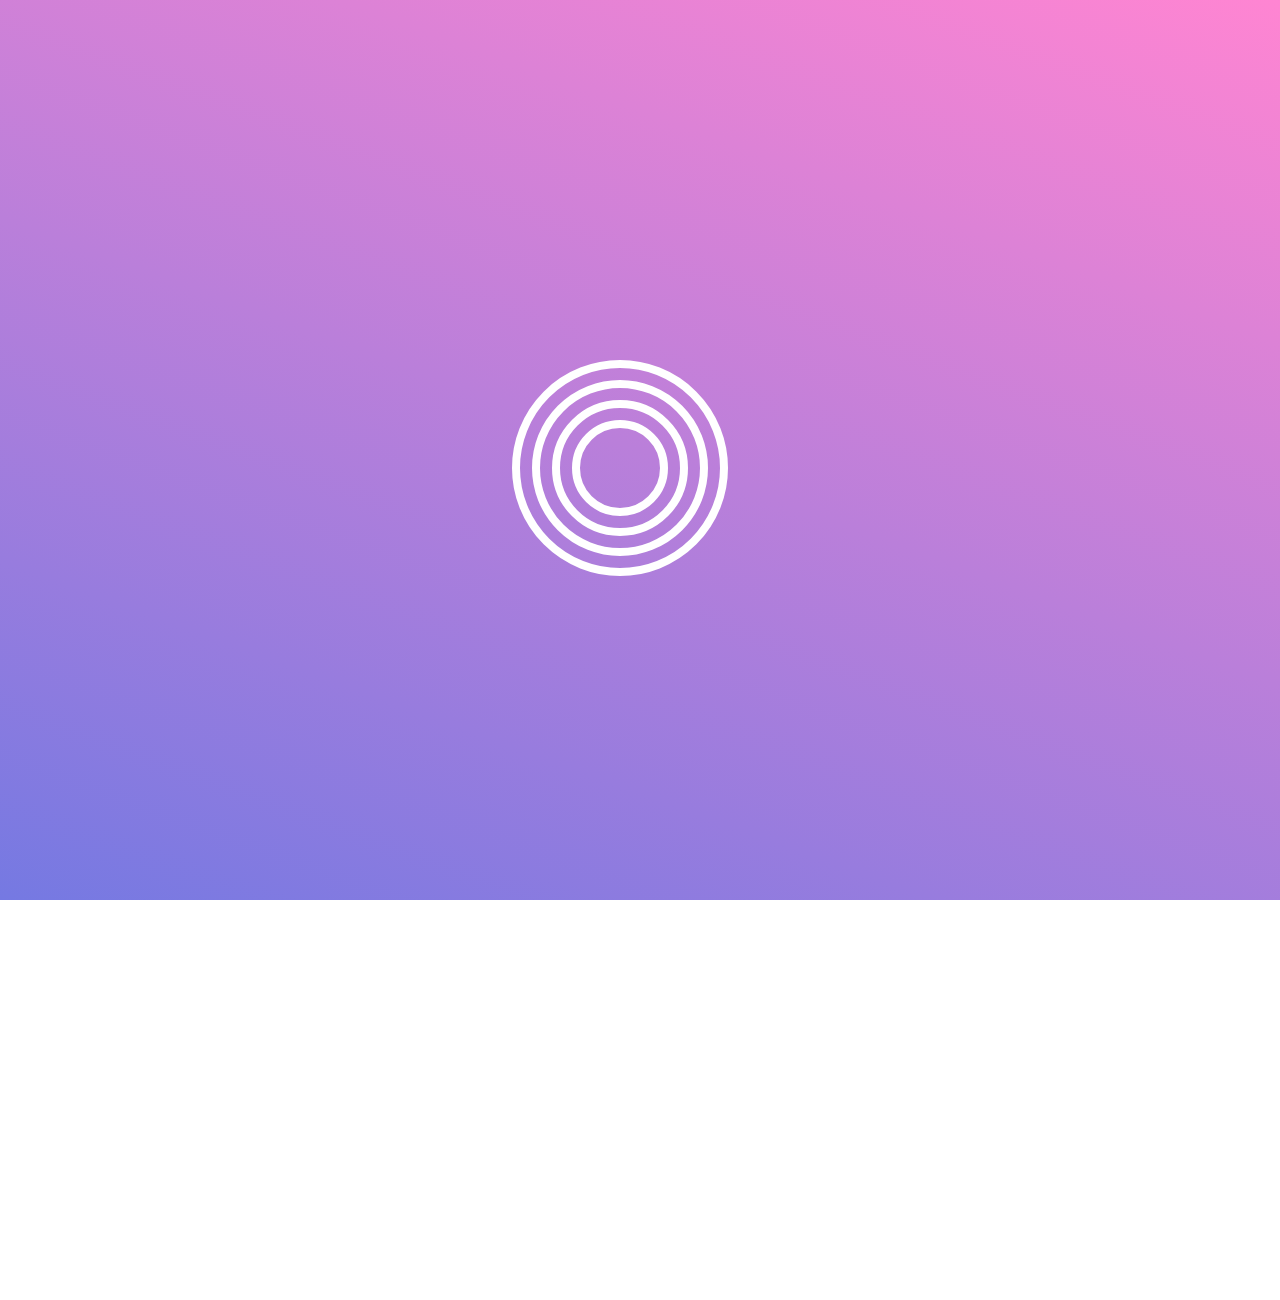
<file: index.html>
<!DOCTYPE html>
    <html lang="en">
    <head>
        <meta charset="UTF-8">
        <meta name="viewport" content="width=device-width, initial-scale=1.0">
        <title>Document</title>
        <link rel="stylesheet" href="css/main.css">
    </head>
    <body>
        
<div class="loader">
    <div class="loader-block">
        <div class="loader-item"></div>
        <div class="loader-item"></div>
        <div class="loader-item"></div>
        <div class="loader-item"></div>
    </div>
</div>

<div class="wrap">
    <h1>Hello world!</h1>
    <div class="row">
        <div class="col">
            <div class="sana">
                1
            </div>
            <div class="text-sana">
                <p>1-yanvar 2024-yil</p>
            </div>
        </div>
        <div class="col">
            <div class="sana">
                2
            </div>
            <div class="text-sana">
                <p>2-yanvar 2024-yil</p>
            </div>
        </div>
        <div class="col">
            <div class="sana">
                3
            </div>
            <div class="text-sana">
                <p>3-yanvar 2024-yil</p>
            </div>
        </div>
    </div>
</div>

    </body>
    </html>
</file>
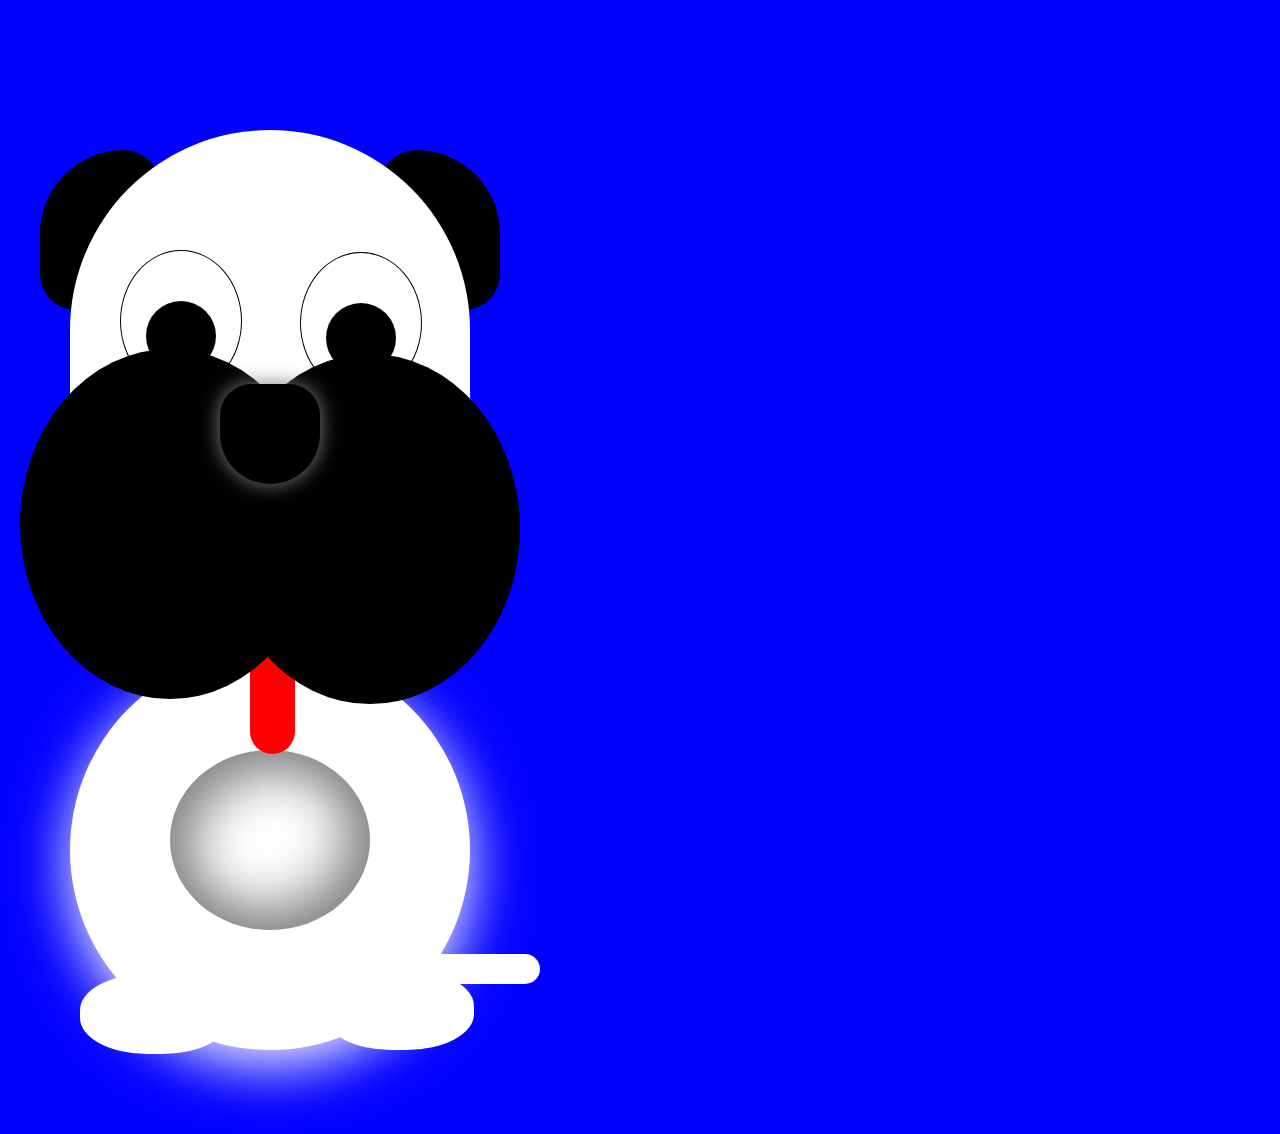
<file: index6.html>
<!DOCTYPE html>
<html lang="en">
<head>
    <meta charset="UTF-8">
    <meta name="viewport" content="width=device-width, initial-scale=1.0">
    <title>Document</title>
    <link rel="stylesheet" href="css/main6.css">
</head>
<body>

<div class="wrap">
    <div class="w">
        <div class="qulogi2"></div>
        <div class="qulogi1"></div>
    </div>
    <div class="beti">
        <div class="a4">
            <div class="w1"></div>
        </div>
        <div class="a5">
            <div class="w1"></div>
        </div>
        <div class="kozinitagi"></div>
        <div class="q">
            <div class="labi"></div>
            <div class="labi2"></div>
        </div>
        <div class="tili"></div>
    </div>
    <div class="a">
        
    </div>
<div class="tanasi">
    <div class="juni"></div>
</div>
<div class="oyogi"></div>
<div class="oyogi-2"></div>
<div class="dum"></div>
<div class="burun"></div>
</div>


</body>
</html>
</file>
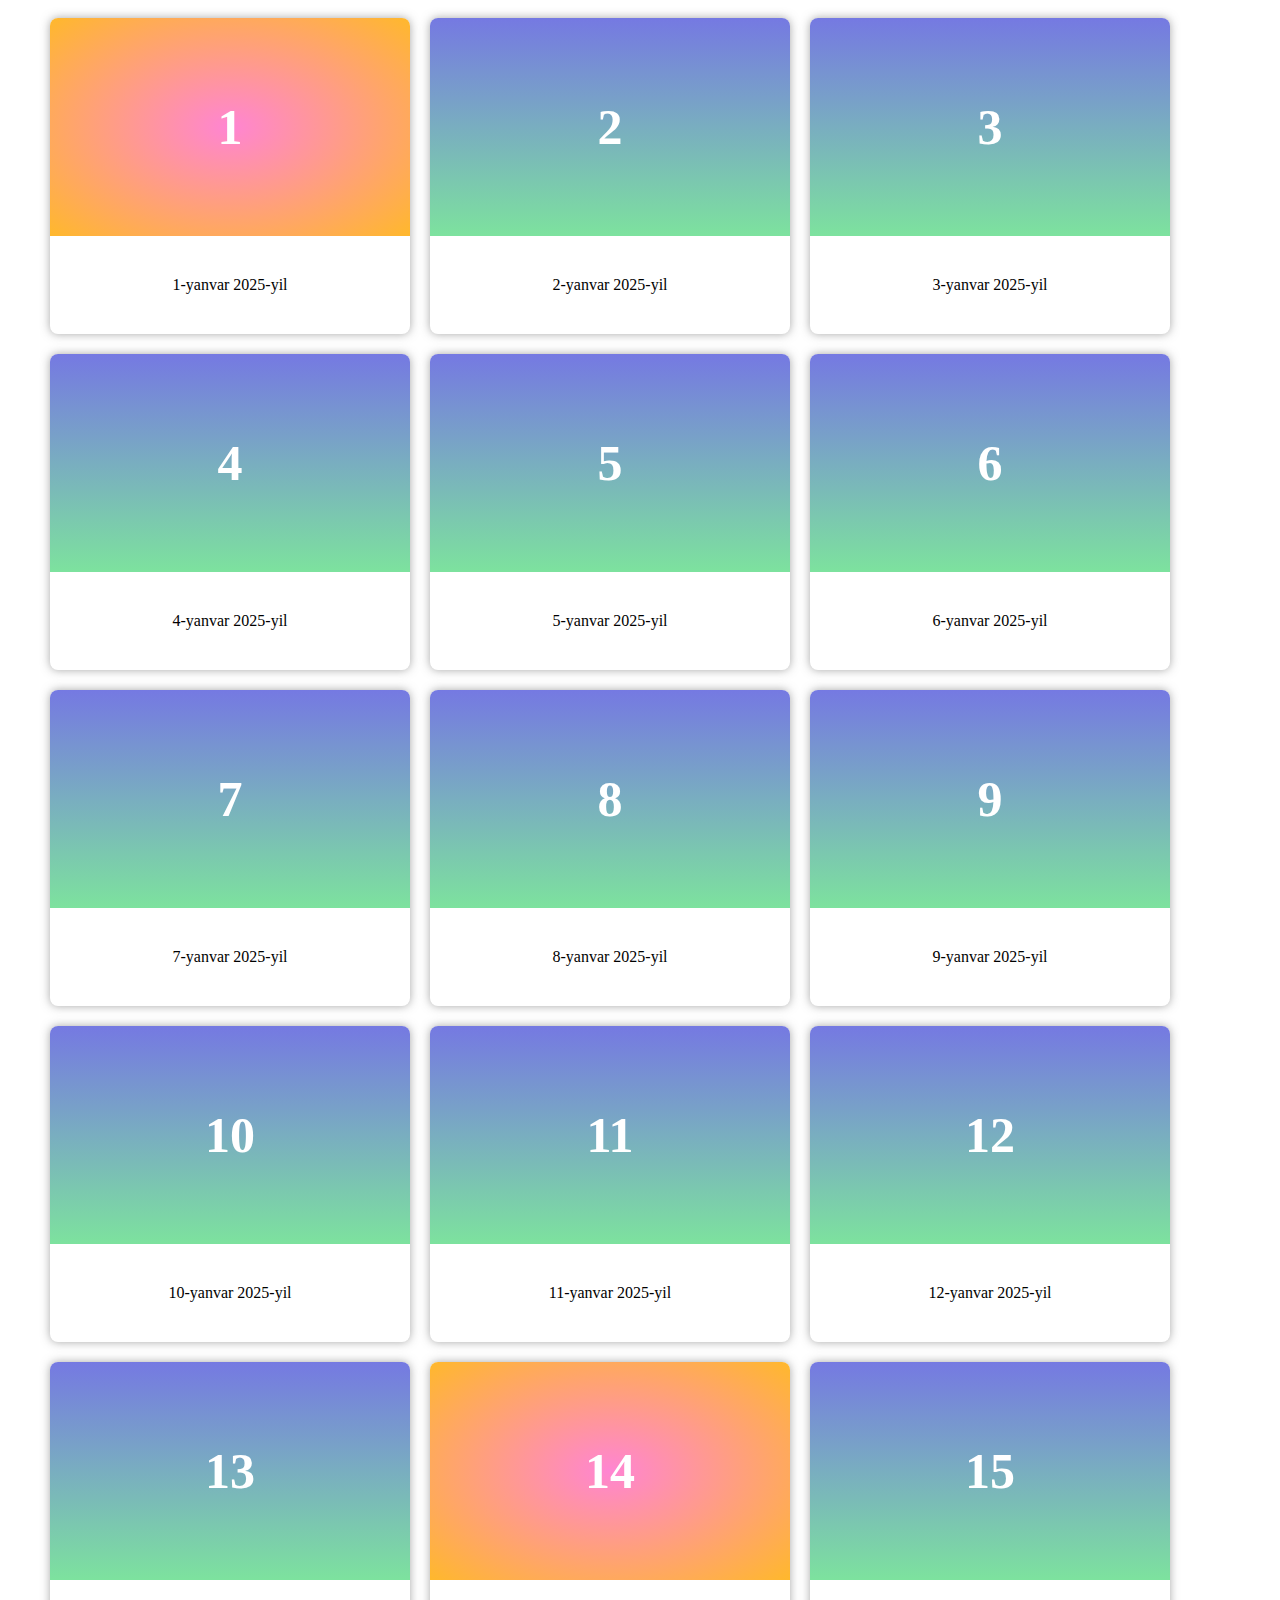
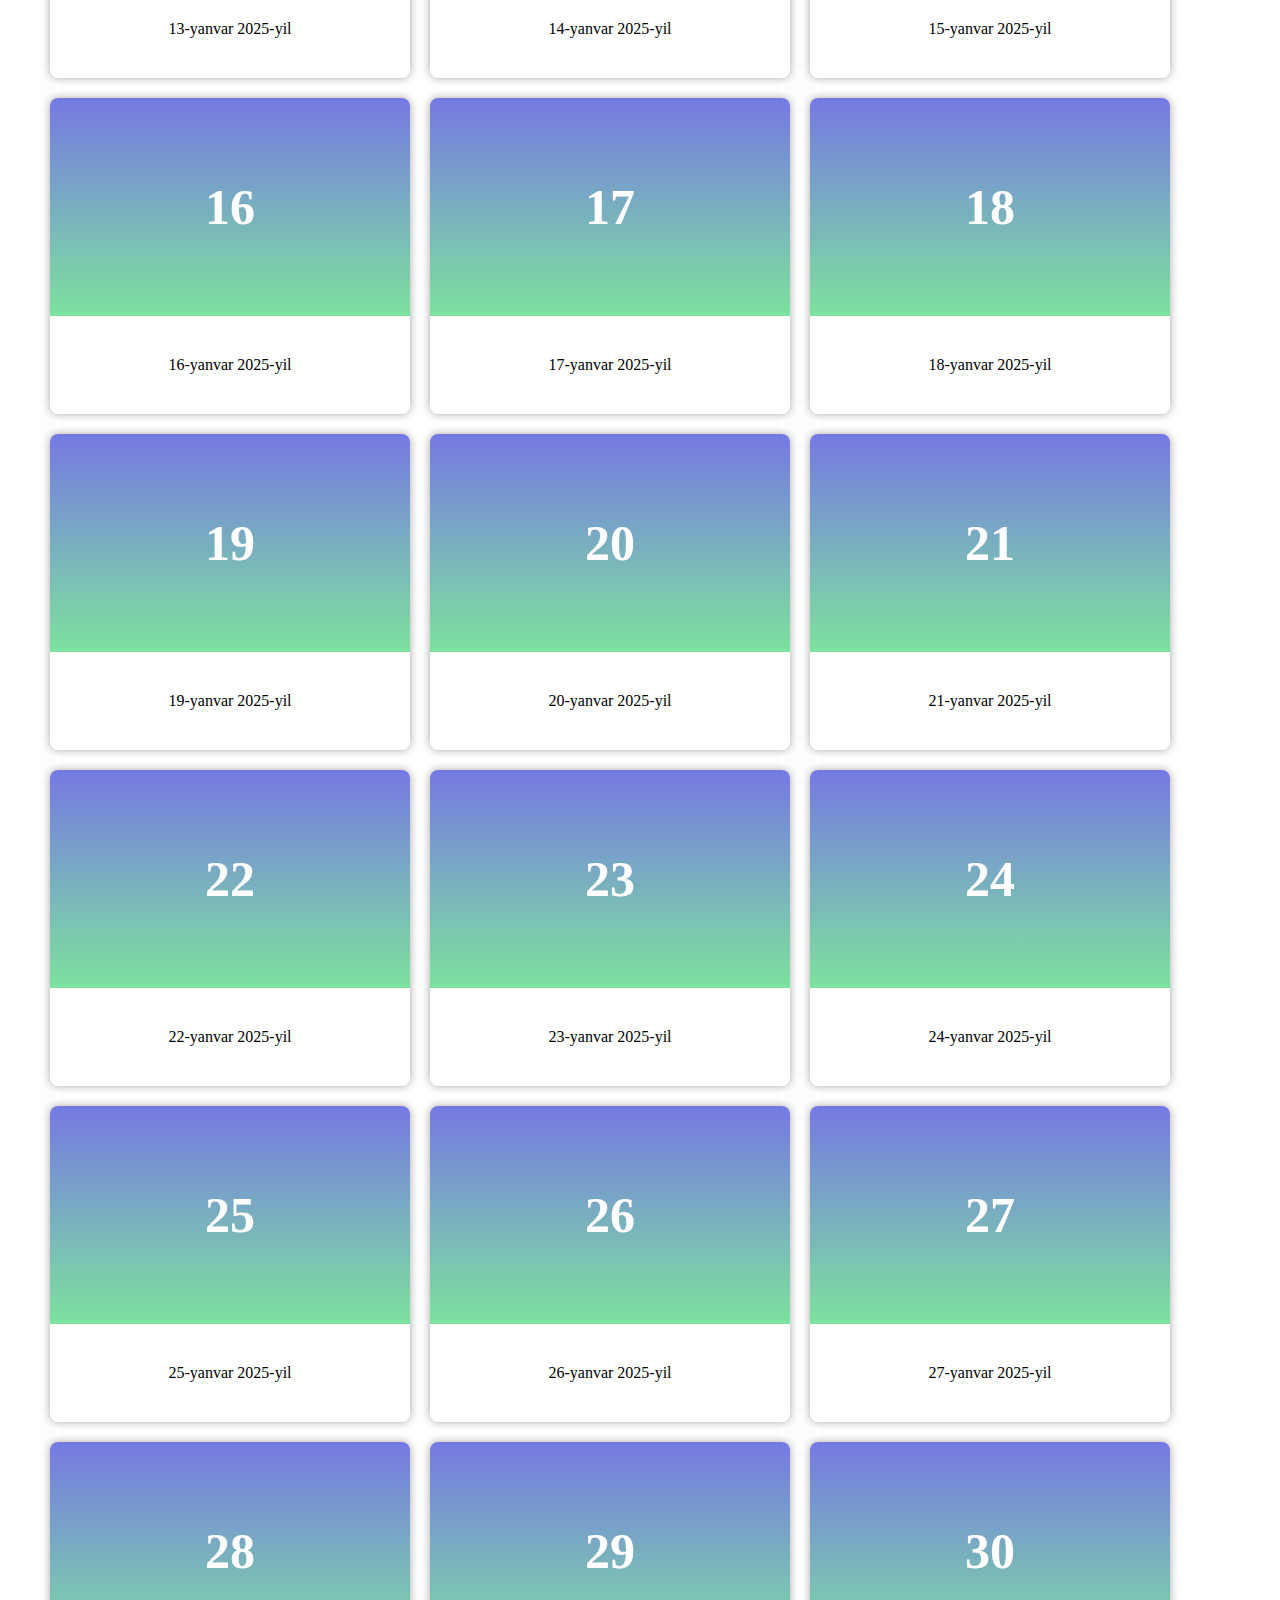
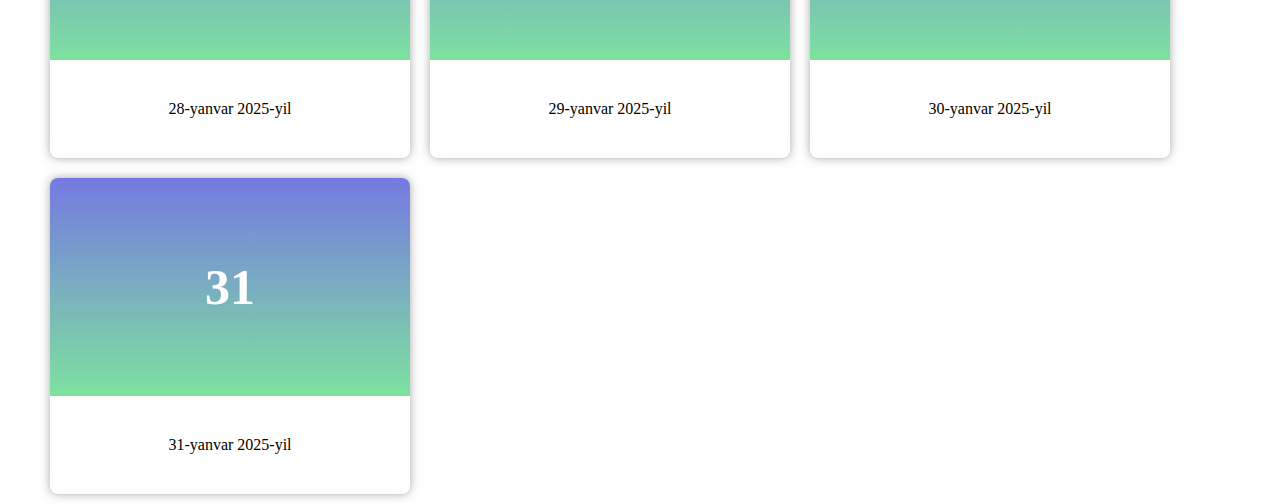
<file: index7.html>
<!DOCTYPE html>
<html lang="en">
<head>
    <meta charset="UTF-8">
    <meta name="viewport" content="width=device-width, initial-scale=1.0">
    <title>Document</title>
    <link rel="stylesheet" href="css/main7.css">
</head>
<body>
    
<div class="wrap">
    <div class="row">
        <div class="col">
            <div class="sana">
                1
            </div>
            <div class="text-sana">
                <p>1-yanvar 2025-yil</p>
            </div>
        </div>
        <div class="col">
            <div class="sana">
                2
            </div>
            <div class="text-sana">
                <p>2-yanvar 2025-yil</p>
            </div>
        </div>
        <div class="col">
            <div class="sana">
                3
            </div>
            <div class="text-sana">
                <p>3-yanvar 2025-yil</p>
            </div>
        </div>
    </div>
    <div class="row-2">
        <div class="col-2">
            <div class="sana">
                4
            </div>
            <div class="text-sana">
                <p>4-yanvar 2025-yil</p>
            </div>
        </div>
        <div class="col-2">
            <div class="sana">
                5
            </div>
            <div class="text-sana">
                <p>5-yanvar 2025-yil</p>
            </div>
        </div>
        <div class="col-2">
            <div class="sana">
                6
            </div>
            <div class="text-sana">
                <p>6-yanvar 2025-yil</p>
            </div>
        </div>
    </div>
    <div class="row-3">
        <div class="col-3">
            <div class="sana">
                7
            </div>
            <div class="text-sana">
                <p>7-yanvar 2025-yil</p>
            </div>
        </div>
        <div class="col-3">
            <div class="sana">
                8
            </div>
            <div class="text-sana">
                <p>8-yanvar 2025-yil</p>
            </div>
        </div>
        <div class="col-3">
            <div class="sana">
                9
            </div>
            <div class="text-sana">
                <p>9-yanvar 2025-yil</p>
            </div>
        </div>
    </div>
    <div class="row-4">
        <div class="col-4">
            <div class="sana">
                10
            </div>
            <div class="text-sana">
                <p>10-yanvar 2025-yil</p>
            </div>
        </div>
        <div class="col-4">
            <div class="sana">
                11
            </div>
            <div class="text-sana">
                <p>11-yanvar 2025-yil</p>
            </div>
        </div>
        <div class="col-4">
            <div class="sana">
                12
            </div>
            <div class="text-sana">
                <p>12-yanvar 2025-yil</p>
            </div>
        </div>
    </div>
    <div class="row-5">
        <div class="col-5">
            <div class="sana">
                13
            </div>
            <div class="text-sana">
                <p>13-yanvar 2025-yil</p>
            </div>
        </div>
        <div class="col-5">
            <div class="sana">
                14
            </div>
            <div class="text-sana">
                <p>14-yanvar 2025-yil</p>
            </div>
        </div>
        <div class="col-5">
            <div class="sana">
                15
            </div>
            <div class="text-sana">
                <p>15-yanvar 2025-yil</p>
            </div>
        </div>
    </div>
    <div class="row-6">
        <div class="col-6">
            <div class="sana">
                16
            </div>
            <div class="text-sana">
                <p>16-yanvar 2025-yil</p>
            </div>
        </div>
        <div class="col-6">
            <div class="sana">
                17
            </div>
            <div class="text-sana">
                <p>17-yanvar 2025-yil</p>
            </div>
        </div>
        <div class="col-6">
            <div class="sana">
                18
            </div>
            <div class="text-sana">
                <p>18-yanvar 2025-yil</p>
            </div>
        </div>
    </div>
    <div class="row-7">
        <div class="col-7">
            <div class="sana">
                19
            </div>
            <div class="text-sana">
                <p>19-yanvar 2025-yil</p>
            </div>
        </div>
        <div class="col-7">
            <div class="sana">
                20
            </div>
            <div class="text-sana">
                <p>20-yanvar 2025-yil</p>
            </div>
        </div>
        <div class="col-7">
            <div class="sana">
                21
            </div>
            <div class="text-sana">
                <p>21-yanvar 2025-yil</p>
            </div>
        </div>
    </div>
    <div class="row-8">
        <div class="col-8">
            <div class="sana">
                22
            </div>
            <div class="text-sana">
                <p>22-yanvar 2025-yil</p>
            </div>
        </div>
        <div class="col-8">
            <div class="sana">
                23
            </div>
            <div class="text-sana">
                <p>23-yanvar 2025-yil</p>
            </div>
        </div>
        <div class="col-8">
            <div class="sana">
                24
            </div>
            <div class="text-sana">
                <p>24-yanvar 2025-yil</p>
            </div>
        </div>
    </div>
    <div class="row-9">
        <div class="col-9">
            <div class="sana">
                25
            </div>
            <div class="text-sana">
                <p>25-yanvar 2025-yil</p>
            </div>
        </div>
        <div class="col-9">
            <div class="sana">
                26
            </div>
            <div class="text-sana">
                <p>26-yanvar 2025-yil</p>
            </div>
        </div>
        <div class="col-9">
            <div class="sana">
                27
            </div>
            <div class="text-sana">
                <p>27-yanvar 2025-yil</p>
            </div>
        </div>
    </div>
    <div class="row-10">
        <div class="col-10">
            <div class="sana">
                28
            </div>
            <div class="text-sana">
                <p>28-yanvar 2025-yil</p>
            </div>
        </div>
        <div class="col-10">
            <div class="sana">
                29
            </div>
            <div class="text-sana">
                <p>29-yanvar 2025-yil</p>
            </div>
        </div>
        <div class="col-10">
            <div class="sana">
                30
            </div>
            <div class="text-sana">
                <p>30-yanvar 2025-yil</p>
            </div>
        </div>
    </div>
    <div class="row-11">
        <div class="col-11">
            <div class="sana">
                31
            </div>
            <div class="text-sana">
                <p>31-yanvar 2025-yil</p>
            </div>
        </div>
    </div>
</div>

</body>
</html>
</file>
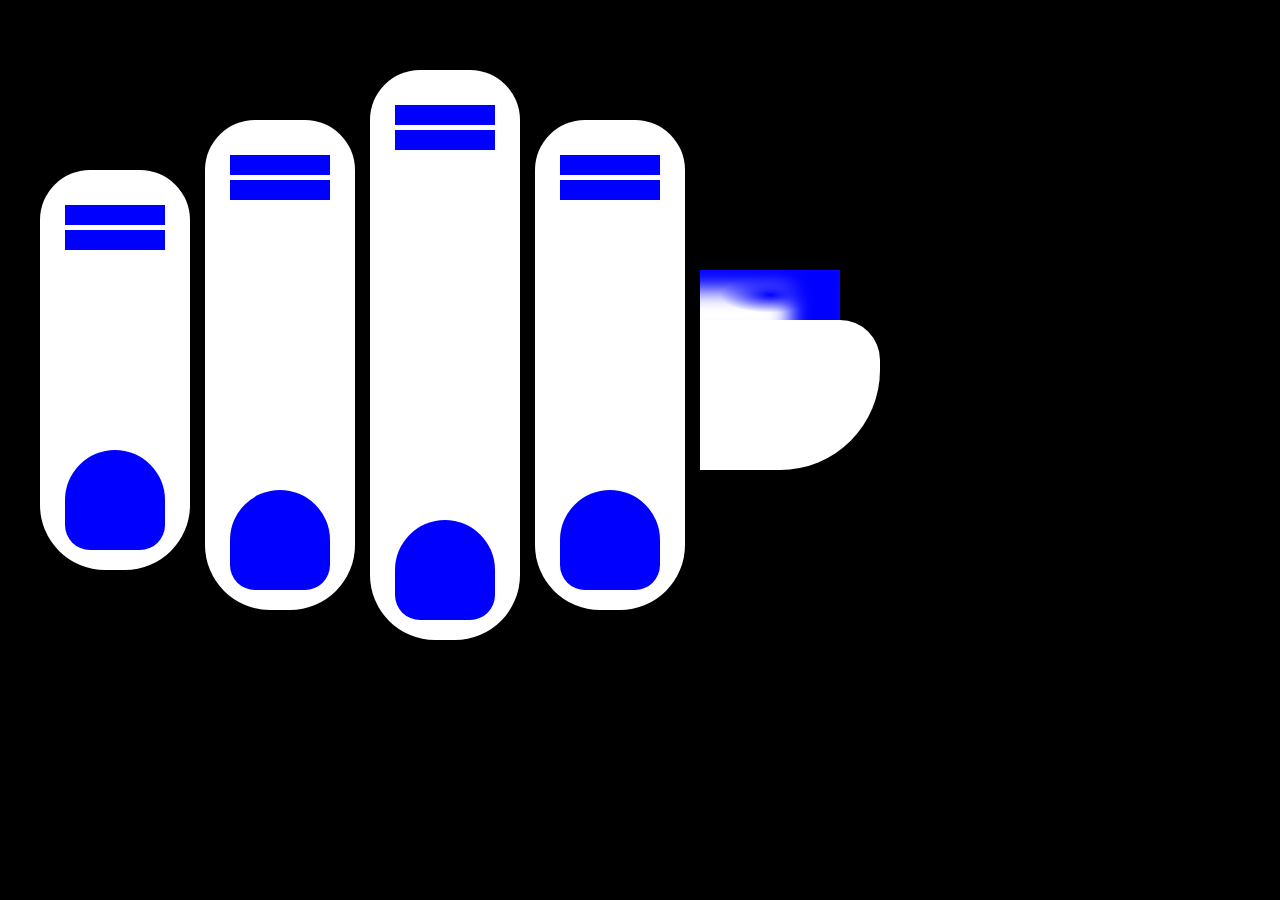
<file: index9.html>
<!DOCTYPE html>
<html lang="en">

<head>
    <meta charset="UTF-8">
    <meta name="viewport" content="width=device-width, initial-scale=1.0">
    <title>Document</title>
    <link rel="stylesheet" href="css/main9.css">
</head>
<body>
    
<div class="loader">
    <div class="loader-block">
        <div class="loader-item"></div>
    </div>
</div>


    <div class="wrap">
        <div class="w1">
            <div class="a1"></div>
            <div class="a"></div>
            <div class="a2"></div>
        </div>
        <div class="w2">
            <div class="a1"></div>
            <div class="a"></div>
            <div class="a3"></div>
        </div>
        <div class="w3">
            <div class="a1"></div>
            <div class="a"></div>
            <div class="a4"></div>
        </div>
        <div class="w4">
            <div class="a1"></div>
            <div class="a"></div>
            <div class="a5"></div>
        </div>
        <div class="w5">
            <div class="a6"></div>
        </div>
    </div>

</body>

</html>
</file>
<file: css/main.css>
.wrap{
    width: 1200px;
    height: 1200px;
    margin: 50px auto;
}
h1{
    text-shadow: 2px 10px 10px red, 2px -10px 10px blue;
}
.row{
    width: 100%;
    display: block;
}
.col{
    width: 30%;
    display: block;
    float: left;
    border-radius: 8px;
    background-color: white;
   /* border: 1px solid gray;*/
   box-shadow: 0 0 10px rgba(80, 80, 80, 0.3);
   -webkit-box-shadow:0 0 10px rgba(80, 80, 80, 0.3);
   -moz-box-shadow: 0 0 10px rgba(80, 80, 80, 0.3);
   -o-box-shadow: 0 0 10px rgba(80, 80, 80, 0.3);
   -ms-box-shadow: 0 0 10px rgba(80, 80, 80, 0.3);
   /*margin: 0 20px;*/
   transition: all 1s ease-in-out,
}
.col:hover{
    transform: skewx(160deg);
    background-color: #7de29e;
    color: white;
    box-shadow: 0 0 10px rgba(80, 80, 80, 0.8);
    -webkit-box-shadow:0 0 10px rgba(80, 80, 80, 0.8);
}
.sana{
    padding: 5rem 0;
    text-align: center;
    font-size: 50px;
    font-weight: bold;
    background-color: #7de29e;
    color: white;
    border-top-left-radius: 8px;
    border-top-right-radius: 8px;
    background: linear-gradient(0deg, #7de29e, #7579e2);
}
.text-sana{
    padding: 1.5rem 0;
    text-align: center;
}
.row .col:nth-child(2){
    margin: 0 5%;
}
.row .col:first-child .sana{
    background-color: indianred;
    /*background: linear-gradient(0deg, #ff86d2, #ffb82c);*/
    background: radial-gradient(#ff85d2, #ffb82c);
}

.loader{
    position: fixed;
    top: 0;
    left: 0;
    right: 0;
    bottom: 0;
    background: linear-gradient(20deg, #7579e2, #ff85d2);
}
.loader-block{
    width: 200px;
    height: 200px;
    border-radius: 50%;
    /*border: 8px solid rgba(255, 255, 255, 0.5);*/
    position: relative;
    top: 40%;
    left: 40%;
}
.loader-item{
    width: 100%;
    height: 100%;
    border-radius: 50%;
    border-top: 8px solid white;
    border-left: 8px solid white;
    border-right: 8px solid white;
    border-bottom: 8px solid white;
    position: absolute;
    top: 0;
    left: 0;
    animation-name: loader;
    animation-duration: 5s;
    animation-timing-function: linear;
    animation-iteration-count: infinite;
    /*animation-duration: reverse;*/
}
.loader-item:nth-child(2){
    width: 80%;
    height: 80%;
    top: 10%;
    left: 10%;
    animation-delay: 1.2s;
}
.loader-item:nth-child(3){
    width: 60%;
    height: 60%;
    top: 20%;
    left: 20%;
    animation-delay: 2.1s;
}
.loader-item:nth-child(4){
    width: 40%;
    height: 40%;
    top: 30%;
    left: 30%;
    animation-delay: 2.8s;
}

/*@keyframes loader{
    from{
        transform: rotate(0);
    }
    to{
        transform: rotate(360deg);
    } 
}*/
/*@keyframes loader{
    0%{
        transform: rotateY(0) translate(0);
        border-color: green;
        border-bottom-color: transparent;
        background-image: url(../rasmlar/a1.jfif);
        background-repeat: no-repeat;
        background-position: center center;
    }
    25%{
        transform: rotateY(180deg) translate(-400px,0);
        border-color: red;
        border-bottom-color: transparent;
        background-image: url(../rasmlar/a2.jfif);
        background-repeat: no-repeat;
        background-position: center center;
    }
    50%{
        transform: rotateY(360deg) translate(0, -400px);
        border-color: blue;
        border-bottom-color: transparent;
        background-image: url(../rasmlar/a3.jfif);
        background-repeat: no-repeat;
        background-position: center center;
    }
    75%{
        transform: rotateY(180deg) translate(400px, 0);
        border-color: yellow;
        border-bottom-color: transparent;
        background-image: url(../rasmlar/a4.jpeg);
        background-repeat: no-repeat;
        background-position: center center;
    }
    100%{
        transform: rotateY(0) translate(0, 0);
        border-color: aqua;
        border-bottom-color: transparent;
        background-image: url(../rasmlar/a1.jfif);
        background-repeat: no-repeat;
        background-position: center center;
    }
}*/
@keyframes loader{
    0%{
        transform: scale(2) translate(0, 0) rotateX(0) rotateY(40deg);
        border-color: #fff757;
        background-image: url(../rasmlar/b2.jpg);
        background-repeat: no-repeat;
        background-position: center center;
        background-size: 100%;
    }
    25%{
        transform: scale(1.8) translate(-200px, 0) rotateX(180deg) rotateY(40deg);
        border-color: #ff786d;
        background-image: url(../rasmlar/b1.jfif);
        background-repeat: no-repeat;
        background-position: center center;
        background-size: 100%;
    }
    50%{
        transform: scale(1.6) translate(0, 0) rotateX(0) rotateY(40deg);
        border-color: #6bff77;
        background-image: url(../rasmlar/b3.jpg);
        background-repeat: no-repeat;
        background-position: center center;
        background-size: 100%;
    }
    75%{
        transform: scale(1.8) translate(200px, 0) rotateX(180deg) rotateY(40deg);
        border-color: #979bff;
        background-image: url(../rasmlar/b4.jfif);
        background-repeat: no-repeat;
        background-position: center center;
        background-size: 100%;
    }
    100%{
        transform: scale(2) translate(0, 0) rotateX(0) rotateY(40deg);
        border-color: #ffffff;
        background-image: url(../rasmlar/b2.jpg);
        background-repeat: no-repeat;
        background-position: center center;
        background-size: 100%;
    }
}
</file>
<file: css/main6.css>
body{
     background-color: blue;
}
.wrap{
    width: 1200px;
    margin: 150px auto;
}
.qulogi2{
    width: 120px;
    height: 160px;
    background-color: black;
    border-radius: 300px;
    border-top-left-radius: 700px;
    float: left;
    z-index: -1;
    animation-name: qulogi2;
    animation-duration: 1s;
    animation-timing-function: linear;
    animation-iteration-count: infinite;
}
.qulogi1{
    width: 120px;
    height: 160px;
    background-color: black;
    border-radius: 300px;
    border-top-right-radius: 700px;
    float: left;
    margin-left: 220px;
    z-index: -1;
    animation-name: qulogi1;
    animation-duration: 1s;
    animation-timing-function: linear;
    animation-iteration-count: infinite;
    
}
.beti{
    width: 400px;
    height: 500px;
    background-color: white;
    border-radius: 200px;
    margin-left: 30px;
    margin-top: -20px;
    position: absolute;
    z-index: 1;
}
.w{
    position: relative;
}
.a4{
    width: 120px;
    height: 140px;
    background-color: white;
    border: 1px solid black;
    border-radius: 50%;
    margin-top: 120px;
    margin-left: 50px;
}
.a5{
    width: 120px;
    height: 140px;
    background-color: white;
    border: 1px solid black;
    border-radius: 50%;
    margin-top: -140px;
    margin-left: 230px;
}
.w1{
    width: 70px;
    height: 70px;
    background-color: black;
    border-radius: 50%;
    margin-top: 50px;
    margin-left: 25px;
    z-index: -1;
    animation-name: w1;
    animation-duration: 1s;
    animation-timing-function: linear;
    animation-iteration-count: infinite;

}
.kozinitagi{
    width: 90px;
    height: 70px;
    margin-top: -80px;
    margin-left: 155px;
}
.labi{
    width: 300px;
    height: 350px;
    background-color: black;
    border-radius: 50%;
    margin-top: -35px;
    margin-left: -50px;
    animation-name: labi;
    animation-duration: 1s;
    animation-timing-function: linear;
    animation-iteration-count: infinite;
}
.labi2{
    width: 300px;
    height: 350px;
    background-color: black;
    border-radius: 50%;
    margin-top: -345px;
    margin-left: 150px;
    animation-name: labi;
    animation-duration: 1s;
    animation-timing-function: linear;
    animation-iteration-count: infinite;
}
.tili{
    width: 45px;
    height: 200px;
    background-color: red;
    border-radius: 30px;
    position: absolute;
    margin-left: 180px;
    margin-top: -150px;
    z-index: -1;
    animation-name: tili;
    animation-duration: 1s;
    animation-timing-function: linear;
    animation-iteration-count: infinite;
}
.q{
    position: relative;
}
.tanasi{
    width: 400px;
    height: 400px;
    background-color: white;
    border-radius: 50%;
    box-shadow: 0 15px 60px white;
    margin-top: 500px;
    margin-left: -430px;
    display: inline-block;
}
.juni{
    width: 200px;
    height: 180px;
    background-color: white;
    border-radius: 50%;
    box-shadow: 15px 15px 60px gray inset, -15px -15px 60px gray inset;
    margin-top: 100px;
    margin-left: 100px;
}
.oyogi{
    width: 150px;
    height: 80px;
    background-color: white;
    border-radius: 45%;
    margin-top: -200px;
    margin-left: -150px;
    display: inline-block;

}
.oyogi-2{
    width: 150px;
    height: 80px;
    background-color: white;
    border-radius: 45%;
    margin-left: 40px;
    margin-top: -80px;
}
.dum{
    width: 200px;
    height: 30px;
    background-color: white;
    border-radius: 50px;
    margin-left: 300px;
    margin-top: -100px;
    animation-name: dum;
    animation-duration: 1s;
    animation-timing-function: linear;
    animation-iteration-count: infinite;
}
.burun{
    width: 100px;
    height: 100px;
    background-color: black;
    margin-top: -600px;
    margin-left: 180px;
    border-top-left-radius: 50%;
    border-top-right-radius: 50%;
    border-bottom-left-radius: 80%;
    border-bottom-right-radius: 80%;
    box-shadow: 0 0 20px gray;
    position: absolute;
    z-index: 1;
}
@keyframes tili {
    0%{
        transform: rotateY(0) translate(0, 0);
    }
    25%{
        transform: rotateY(0) translate(0, 0);
    }
    50%{
        transform: rotateY(0) translate(0, -50px);
    }
    75%{
        transform: rotateY(0) translate(0, 0);
    }
    100%{
        transform: rotateY(0) translate(0, 0);
    }animation-name: labi;
    animation-duration: 1s;
    animation-timing-function: linear;
    animation-iteration-count: infinite;
}
@keyframes w1 {
    0%{
        transform: rotateY(0) translate(0, 0);
    }
    25%{
        transform: rotateY(0) translate(-30px, 0);
    }
    50%{
        transform: rotateY(0) translate(0px, 0px);
    }
    75%{
        transform: rotateY(0) translate(30px, 0);
    }
    100%{
        transform: rotateY(0) translate(0, 0);
    }
}
@keyframes qulogi1 {
    0%{
        transform: rotateY(0) translate(0, 0);
    }
    25%{
        transform: rotateY(0) translate(0, 0);
    }
    50%{
        transform: rotateY(0) translate(0, -50px);
    }
    75%{
        transform: rotateY(0) translate(0, 0);
    }
    100%{
        transform: rotateY(0) translate(0, 0);
    }
}
@keyframes qulogi2 {
    0%{
        transform: rotateY(0) translate(0, 0);
    }
    25%{
        transform: rotateY(0) translate(0, 0);
    }
    50%{
        transform: rotateY(0) translate(0, -50px);
    }
    75%{
        transform: rotateY(0) translate(0, 0);
    }
    100%{
        transform: rotateY(0) translate(0, 0);
    }
}
@keyframes dum {
    0%{
        transform: rotateY(0) translate(0, 0);
    }
    25%{
        transform: rotateY(0) translate(-10px, 0);
    }
    50%{
        transform: rotateY(0) translate(0, 0px);
    }
    75%{
        transform: rotateY(0) translate(20px, 0px);
    }
    100%{
        transform: rotateY(0) translate(0, 0);
    }
}
@keyframes labi {
    from{
        transform: translateX(20px);
    }
    to{
        transform: rotate(360deg);
    }
}
</file>
<file: css/main7.css>
.wrap{
    width: 1200px;
    margin: 0 auto;
}
.row{
    width: 100%;
    display: block;
}
.col{
    width: 30%;
    display: block;
    float: left;
    border-radius: 8px;
    background-color: white;
    box-shadow: 0 0 10px rgba(80, 80, 80, 0.5);
    -webkit-box-shadow: 0 0 10px rgba(80, 80, 80, 0.5);
    -moz-box-shadow: 0 0 10px rgba(80, 80, 80, 0.5);
    -o-box-shadow: 0 0 10px rgba(80, 80, 80, 0.5);
    -ms-box-shadow: 0 0 10px rgba(80, 80, 80, 0.5);
    transition: all 0.5s ease-in-out;
    margin: 10px;
}
.sana{
    padding: 5rem 0;            /*1rem = 16px*/
    text-align: center;
    font-size: 50px;
    font-weight: bold;
    background-color: #7de29e;
    color: white;
    border-top-right-radius: 8px;
    border-top-left-radius: 8px;
    background: linear-gradient(0deg #7de29e, #7579e2);
}
.text-sana{
    padding: 1.5rem 0;
    text-align: center;
}
.col:hover{
    transform: scalex(2) scale(2);
    background-color: #7de29e;
    color: white;
    box-shadow: 0 0 10px rgba(80, 80, 80, 0.8);
    -webkit-box-shadow: 0 0 10px rgba(80, 80, 80, 0.8)
}
.row .col:first-child .sana{
    background-color: indianred;
    background: radial-gradient(#ff85d2, #ffb82c);
}
.row-2{
    width: 100%;
    display: block;
}
.col-2{
    width: 30%;
    display: block;
    float: left;
    border-radius: 8px;
    background-color: white;
    box-shadow: 0 0 10px rgba(80, 80, 80, 0.5);
    -webkit-box-shadow: 0 0 10px rgba(80, 80, 80, 0.5);
    -moz-box-shadow: 0 0 10px rgba(80, 80, 80, 0.5);
    -o-box-shadow: 0 0 10px rgba(80, 80, 80, 0.5);
    -ms-box-shadow: 0 0 10px rgba(80, 80, 80, 0.5);
    margin: 10px;
    transition: all 0.5s ease-in-out;
}
.sana{
    padding: 5rem 0;            /*1rem = 16px*/
    text-align: center;
    font-size: 50px;
    font-weight: bold;
    background-color: #7de29e;
    color: white;
    border-top-right-radius: 8px;
    border-top-left-radius: 8px;
    background: linear-gradient(0deg, #7de29e, #7579e2);
}
.text-sana{
    padding: 1.5rem 0;
    text-align: center;
}
.col-2:hover{
    transform: skewx(-160deg);
    background-color: #7de29e;
    color: white;
    box-shadow: 0 0 10px rgba(80, 80, 80, 0.8);
    -webkit-box-shadow: 0 0 10px rgba(80, 80, 80, 0.8)
}
.row-3{
    width: 100%;
    display: block;
}
.col-3{
    width: 30%;
    display: block;
    float: left;
    border-radius: 8px;
    background-color: white;
    box-shadow: 0 0 10px rgba(80, 80, 80, 0.5);
    -webkit-box-shadow: 0 0 10px rgba(80, 80, 80, 0.5);
    -moz-box-shadow: 0 0 10px rgba(80, 80, 80, 0.5);
    -o-box-shadow: 0 0 10px rgba(80, 80, 80, 0.5);
    -ms-box-shadow: 0 0 10px rgba(80, 80, 80, 0.5);
    margin: 10px;
    transition: all 0.5s ease-in-out;
}
.sana{
    padding: 5rem 0;            /*1rem = 16px*/
    text-align: center;
    font-size: 50px;
    font-weight: bold;
    background-color: #7de29e;
    color: white;
    border-top-right-radius: 8px;
    border-top-left-radius: 8px;
    background: linear-gradient(0deg, #7de29e, #7579e2);
}
.text-sana{
    padding: 1.5rem 0;
    text-align: center;
}
.col-3:hover{
    transform: translate(-150px);
    background-color: #7de29e;
    color: white;
    box-shadow: 0 0 10px rgba(80, 80, 80, 0.8);
    -webkit-box-shadow: 0 0 10px rgba(80, 80, 80, 0.8)
}
.row-4{
    width: 100%;
    display: block;
}
.col-4{
    width: 30%;
    display: block;
    float: left;
    border-radius: 8px;
    background-color: white;
    box-shadow: 0 0 10px rgba(80, 80, 80, 0.5);
    -webkit-box-shadow: 0 0 10px rgba(80, 80, 80, 0.5);
    -moz-box-shadow: 0 0 10px rgba(80, 80, 80, 0.5);
    -o-box-shadow: 0 0 10px rgba(80, 80, 80, 0.5);
    -ms-box-shadow: 0 0 10px rgba(80, 80, 80, 0.5);
    margin: 10px;
    transition: all 0.5s ease-in-out;
}
.sana{
    padding: 5rem 0;
    text-align: center;
    font-size: 50px;
    font-weight: bold;
    background-color: #7de29e;
    color: white;
    border-top-right-radius: 8px;
    border-top-left-radius: 8px;
    background: linear-gradient(0deg, #7de29e, #7579e2);
}
.text-sana{
    padding: 1.5rem 0;
    text-align: center;
}

.col-4:hover{
    transform: translateX(150px);
    background-color: #7de29e;
    color: white;
    box-shadow: 0 0 10px rgba(80, 80, 80, 0.8);
    -webkit-box-shadow: 0 0 10px rgba(80, 80, 80, 0.8)
}
.row-5{
    width: 100%;
    display: block;
}
.col-5{
    width: 30%;
    display: block;
    float: left;
    border-radius: 8px;
    background-color: white;
    box-shadow: 0 0 10px rgba(80, 80, 80, 0.5);
    -webkit-box-shadow: 0 0 10px rgba(80, 80, 80, 0.5);
    -moz-box-shadow: 0 0 10px rgba(80, 80, 80, 0.5);
    -o-box-shadow: 0 0 10px rgba(80, 80, 80, 0.5);
    -ms-box-shadow: 0 0 10px rgba(80, 80, 80, 0.5);
    margin: 10px;
    transition: all 0.5s ease-in-out;
}
.sana{
    padding: 5rem 0;            /*1rem = 16px*/
    text-align: center;
    font-size: 50px;
    font-weight: bold;
    background-color: #7de29e;
    color: white;
    border-top-right-radius: 8px;
    border-top-left-radius: 8px;
    background: linear-gradient(0deg, #7de29e, #7579e2);
}
.text-sana{
    padding: 1.5rem 0;
    text-align: center;
}
.col-5:hover{
    transform: translateY(150px);
    background-color: #7de29e;
    color: white;
    box-shadow: 0 0 10px rgba(80, 80, 80, 0.8);
    -webkit-box-shadow: 0 0 10px rgba(80, 80, 80, 0.8)
}
.row-5 .col-5:nth-child(2) .sana{
    background-color: indianred;
    background: radial-gradient(#ff85d2, #ffb82c);
}
.row-6{
    width: 100%;
    display: block;
}
.col-6{
    width: 30%;
    display: block;
    float: left;
    border-radius: 8px;
    background-color: white;
    box-shadow: 0 0 10px rgba(80, 80, 80, 0.5);
    -webkit-box-shadow: 0 0 10px rgba(80, 80, 80, 0.5);
    -moz-box-shadow: 0 0 10px rgba(80, 80, 80, 0.5);
    -o-box-shadow: 0 0 10px rgba(80, 80, 80, 0.5);
    -ms-box-shadow: 0 0 10px rgba(80, 80, 80, 0.5);
    margin: 10px;
    transition: all 0.5s ease-in-out;
}
.sana{
    padding: 5rem 0;            /*1rem = 16px*/
    text-align: center;
    font-size: 50px;
    font-weight: bold;
    background-color: #7de29e;
    color: white;
    border-top-right-radius: 8px;
    border-top-left-radius: 8px;
    background: linear-gradient(0deg, #7de29e, #7579e2);
}
.text-sana{
    padding: 1.5rem 0;
    text-align: center;
}
.col-6:hover{
    transform: translateY(-150px);
    background-color: #7de29e;
    color: white;
    box-shadow: 0 0 10px rgba(80, 80, 80, 0.8);
    -webkit-box-shadow: 0 0 10px rgba(80, 80, 80, 0.8)
}
.row-7{
    width: 100%;
    display: block;
}
.col-7{
    width: 30%;
    display: block;
    float: left;
    border-radius: 8px;
    background-color: white;
    box-shadow: 0 0 10px rgba(80, 80, 80, 0.5);
    -webkit-box-shadow: 0 0 10px rgba(80, 80, 80, 0.5);
    -moz-box-shadow: 0 0 10px rgba(80, 80, 80, 0.5);
    -o-box-shadow: 0 0 10px rgba(80, 80, 80, 0.5);
    -ms-box-shadow: 0 0 10px rgba(80, 80, 80, 0.5);
    margin: 10px;
    transition: all 0.5s ease-in-out;
}
.sana{
    padding: 5rem 0;            /*1rem = 16px*/
    text-align: center;
    font-size: 50px;
    font-weight: bold;
    background-color: #7de29e;
    color: white;
    border-top-right-radius: 8px;
    border-top-left-radius: 8px;
    background: linear-gradient(0deg, #7de29e, #7579e2);
}
.text-sana{
    padding: 1.5rem 0;
    text-align: center;
}
.col-7:hover{
    transform: skewy(50deg) translate(-100px);
    background-color: #7de29e;
    color: white;
    box-shadow: 0 0 10px rgba(80, 80, 80, 0.8);
    -webkit-box-shadow: 0 0 10px rgba(80, 80, 80, 0.8)
}
.row-8{
    width: 100%;
    display: block;
}
.col-8{
    width: 30%;
    display: block;
    float: left;
    border-radius: 8px;
    background-color: white;
    box-shadow: 0 0 10px rgba(80, 80, 80, 0.5);
    -webkit-box-shadow: 0 0 10px rgba(80, 80, 80, 0.5);
    -moz-box-shadow: 0 0 10px rgba(80, 80, 80, 0.5);
    -o-box-shadow: 0 0 10px rgba(80, 80, 80, 0.5);
    -ms-box-shadow: 0 0 10px rgba(80, 80, 80, 0.5);
    margin: 10px;
    transition: all 0.5s ease-in-out;
}
.sana{
    padding: 5rem 0;            /*1rem = 16px*/
    text-align: center;
    font-size: 50px;
    font-weight: bold;
    background-color: #7de29e;
    color: white;
    border-top-right-radius: 8px;
    border-top-left-radius: 8px;
    background: linear-gradient(0deg, #7de29e, #7579e2);
}
.text-sana{
    padding: 1.5rem 0;
    text-align: center;
}
.col-8:hover{
    transform: skewy(50deg) translate(100px);
    background-color: #7de29e;
    color: white;
    box-shadow: 0 0 10px rgba(80, 80, 80, 0.8);
    -webkit-box-shadow: 0 0 10px rgba(80, 80, 80, 0.8)
}
.row-9{
    width: 100%;
    display: block;
}
.col-9{
    width: 30%;
    display: block;
    float: left;
    border-radius: 8px;
    background-color: white;
    box-shadow: 0 0 10px rgba(80, 80, 80, 0.5);
    -webkit-box-shadow: 0 0 10px rgba(80, 80, 80, 0.5);
    -moz-box-shadow: 0 0 10px rgba(80, 80, 80, 0.5);
    -o-box-shadow: 0 0 10px rgba(80, 80, 80, 0.5);
    -ms-box-shadow: 0 0 10px rgba(80, 80, 80, 0.5);
    margin: 10px;
    transition: all 0.5s ease-in-out;
}
.sana{
    padding: 5rem 0;            /*1rem = 16px*/
    text-align: center;
    font-size: 50px;
    font-weight: bold;
    background-color: #7de29e;
    color: white;
    border-top-right-radius: 8px;
    border-top-left-radius: 8px;
    background: linear-gradient(0deg, #7de29e, #7579e2);
}
.text-sana{
    padding: 1.5rem 0;
    text-align: center;
}
.col-9:hover{
    transform: rotate(360deg);
    background-color: #7de29e;
    color: white;
    box-shadow: 0 0 10px rgba(80, 80, 80, 0.8);
    -webkit-box-shadow: 0 0 10px rgba(80, 80, 80, 0.8)
}
.row-10{
    width: 100%;
    display: block;
}
.col-10{
    width: 30%;
    display: block;
    float: left;
    border-radius: 8px;
    background-color: white;
    box-shadow: 0 0 10px rgba(80, 80, 80, 0.5);
    -webkit-box-shadow: 0 0 10px rgba(80, 80, 80, 0.5);
    -moz-box-shadow: 0 0 10px rgba(80, 80, 80, 0.5);
    -o-box-shadow: 0 0 10px rgba(80, 80, 80, 0.5);
    -ms-box-shadow: 0 0 10px rgba(80, 80, 80, 0.5);
    margin: 10px;
    transition: all 0.5s ease-in-out;
}
.sana{
    padding: 5rem 0;            /*1rem = 16px*/
    text-align: center;
    font-size: 50px;
    font-weight: bold;
    background-color: #7de29e;
    color: white;
    border-top-right-radius: 8px;
    border-top-left-radius: 8px;
    background: linear-gradient(0deg, #7de29e, #7579e2);
}
.text-sana{
    padding: 1.5rem 0;
    text-align: center;
}
.col-10:hover{
    transform: rotateY(50deg);  
     background-color: #7de29e;
    color: white;
    box-shadow: 0 0 10px rgba(80, 80, 80, 0.8);
    -webkit-box-shadow: 0 0 10px rgba(80, 80, 80, 0.8)
}
.row-11{
    width: 100%;
    display: block;
}
.col-11{
    width: 30%;
    display: block;
    float: left;
    border-radius: 8px;
    background-color: white;
    box-shadow: 0 0 10px rgba(80, 80, 80, 0.5);
    -webkit-box-shadow: 0 0 10px rgba(80, 80, 80, 0.5);
    -moz-box-shadow: 0 0 10px rgba(80, 80, 80, 0.5);
    -o-box-shadow: 0 0 10px rgba(80, 80, 80, 0.5);
    -ms-box-shadow: 0 0 10px rgba(80, 80, 80, 0.5);
    margin: 10px;
    transition: all 0.5s ease-in-out;
}
.sana{
    padding: 5rem 0;            /*1rem = 16px*/
    text-align: center;
    font-size: 50px;
    font-weight: bold;
    background-color: #7de29e;
    color: white;
    border-top-right-radius: 8px;
    border-top-left-radius: 8px;
    background: linear-gradient(0deg, #7de29e, #7579e2);
}
.text-sana{
    padding: 1.5rem 0;
    text-align: center;
}
.col-11:hover{
    transform: skew(150deg);
    background-color: #7de29e;
    color: white;
    box-shadow: 0 0 10px rgba(80, 80, 80, 0.8);
    -webkit-box-shadow: 0 0 10px rgba(80, 80, 80, 0.8)
}
</file>
<file: css/main9.css>
body{
    background-color: black;
}
.wrap{
    width: 1200px;
    margin: 120px auto;
}
.w1{
    width: 150px;
    height: 400px;
    background-color: white;
    border-radius: 50px;
    border-bottom-left-radius: 65px;
    border-bottom-right-radius: 65px;
    float: left;
    margin-top: 50px;
    animation-name: loader;
    animation-duration: 10s;
    animation-timing-function: ease-in-out;
    animation-iteration-count: infinite;
    
}
.w2{
    width: 150px;
    height: 490px;
    background-color: white;
    border-radius: 50px;
    border-bottom-left-radius: 65px;
    border-bottom-right-radius: 65px;
    float: left;
    margin-left: 15px;
    animation-name: loader;
    animation-duration: 10s;
    animation-timing-function: ease-in-out;
    animation-iteration-count: infinite;
}
.w3{
    width: 150px;
    height: 570px;
    background-color: white;
    border-radius: 50px;
    border-bottom-left-radius: 65px;
    border-bottom-right-radius: 65px;
    float: left;
    margin-left: 15px;
    margin-top: -50px;
    animation-name: loader;
    animation-duration: 10s;
    animation-timing-function: ease-in-out;
    animation-iteration-count: infinite;
}
.w4{
    width: 150px;
    height: 490px;
    background-color: white;
    border-radius: 50px;
    border-bottom-left-radius: 65px;
    border-bottom-right-radius: 65px;
    float: left;
    margin-left: 15px;
    animation-name: loader;
    animation-duration: 10s;
    animation-timing-function: ease-in-out;
    animation-iteration-count: infinite;
}
.w5{
    width: 180px;
    height: 150px;
    background-color: white;
    float: left;
    margin-left: 15px;
    margin-top: 200px;
    border-top-right-radius: 40px;
    border-bottom-right-radius: 100px;
    animation-name: loader;
    animation-duration: 10s;
    animation-timing-function: ease-in-out;
    animation-iteration-count: infinite;
}
.a{
    width: 100px;
    height: 20px;
    background-color: blue;
    margin-left: 25px;
    margin-top: 5px;
}
.a1{
    width: 100px;
    height: 20px;
    background-color: blue;
    margin-left: 25px;
    margin-top: 35px;
}
.a2{
    width: 100px;
    height: 100px;
    background-color: blue;
    border-radius: 50px;
    border-top-left-radius: 100px;
    border-top-right-radius: 100px;
    margin-left: 25px;
    margin-top: 200px;
}
.a3{
    width: 100px;
    height: 100px;
    background-color: blue;
    border-radius: 50px;
    border-top-left-radius: 100px;
    border-top-right-radius: 100px;
    margin-left: 25px;
    margin-top: 290px;
}
.a4{
    width: 100px;
    height: 100px;
    background-color: blue;
    border-radius: 50px;
    border-top-left-radius: 100px;
    border-top-right-radius: 100px;
    margin-left: 25px;
    margin-top: 370px;
}
.a5{
    width: 100px;
    height: 100px;
    background-color: blue;
    border-radius: 50px;
    border-top-left-radius: 100px;
    border-top-right-radius: 100px;
    margin-left: 25px;
    margin-top: 290px;
}
.a6{
    width: 140px;
    height: 50px;
    background-color: blue;
    margin-top: -50px;
    background: radial-gradient(blue, white, white);
    box-shadow: -50px 20px 20px blue inset;
}
@keyframes loader{
    50%{
        
    }
}
</file>
